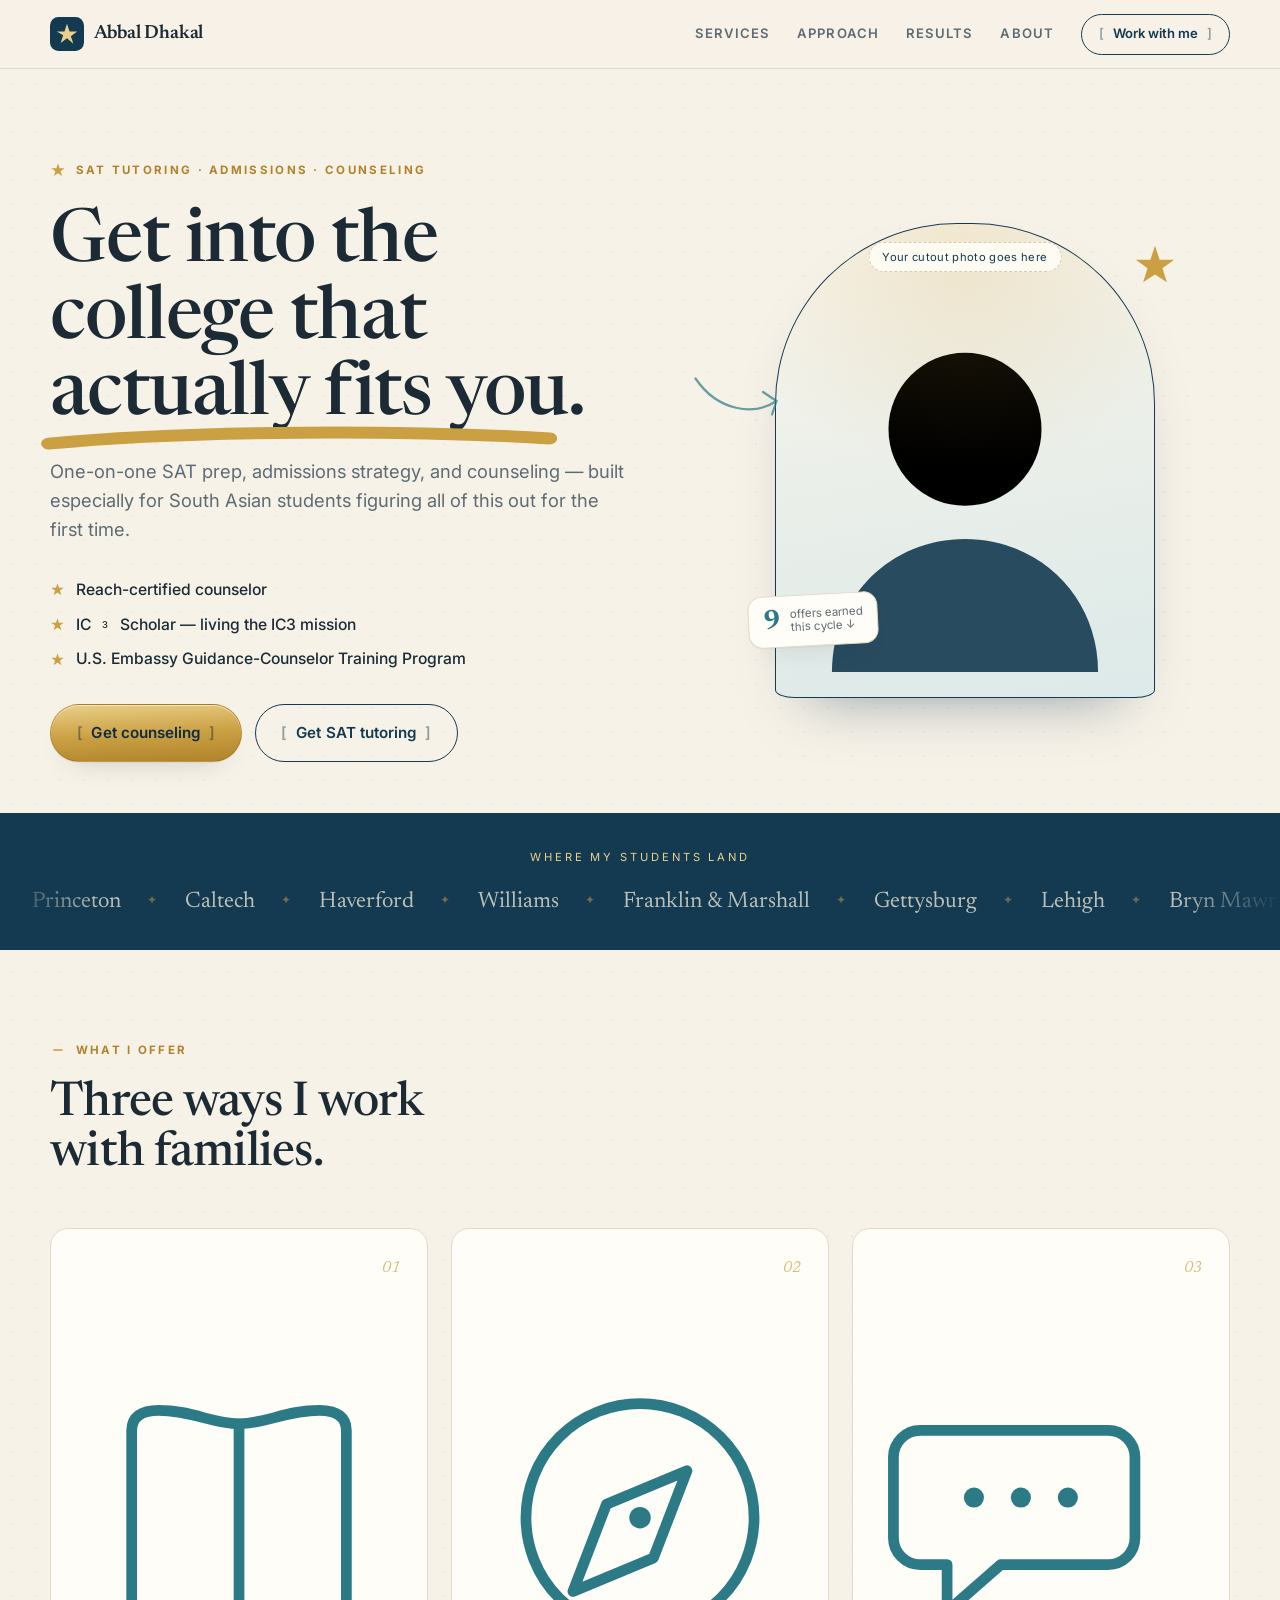
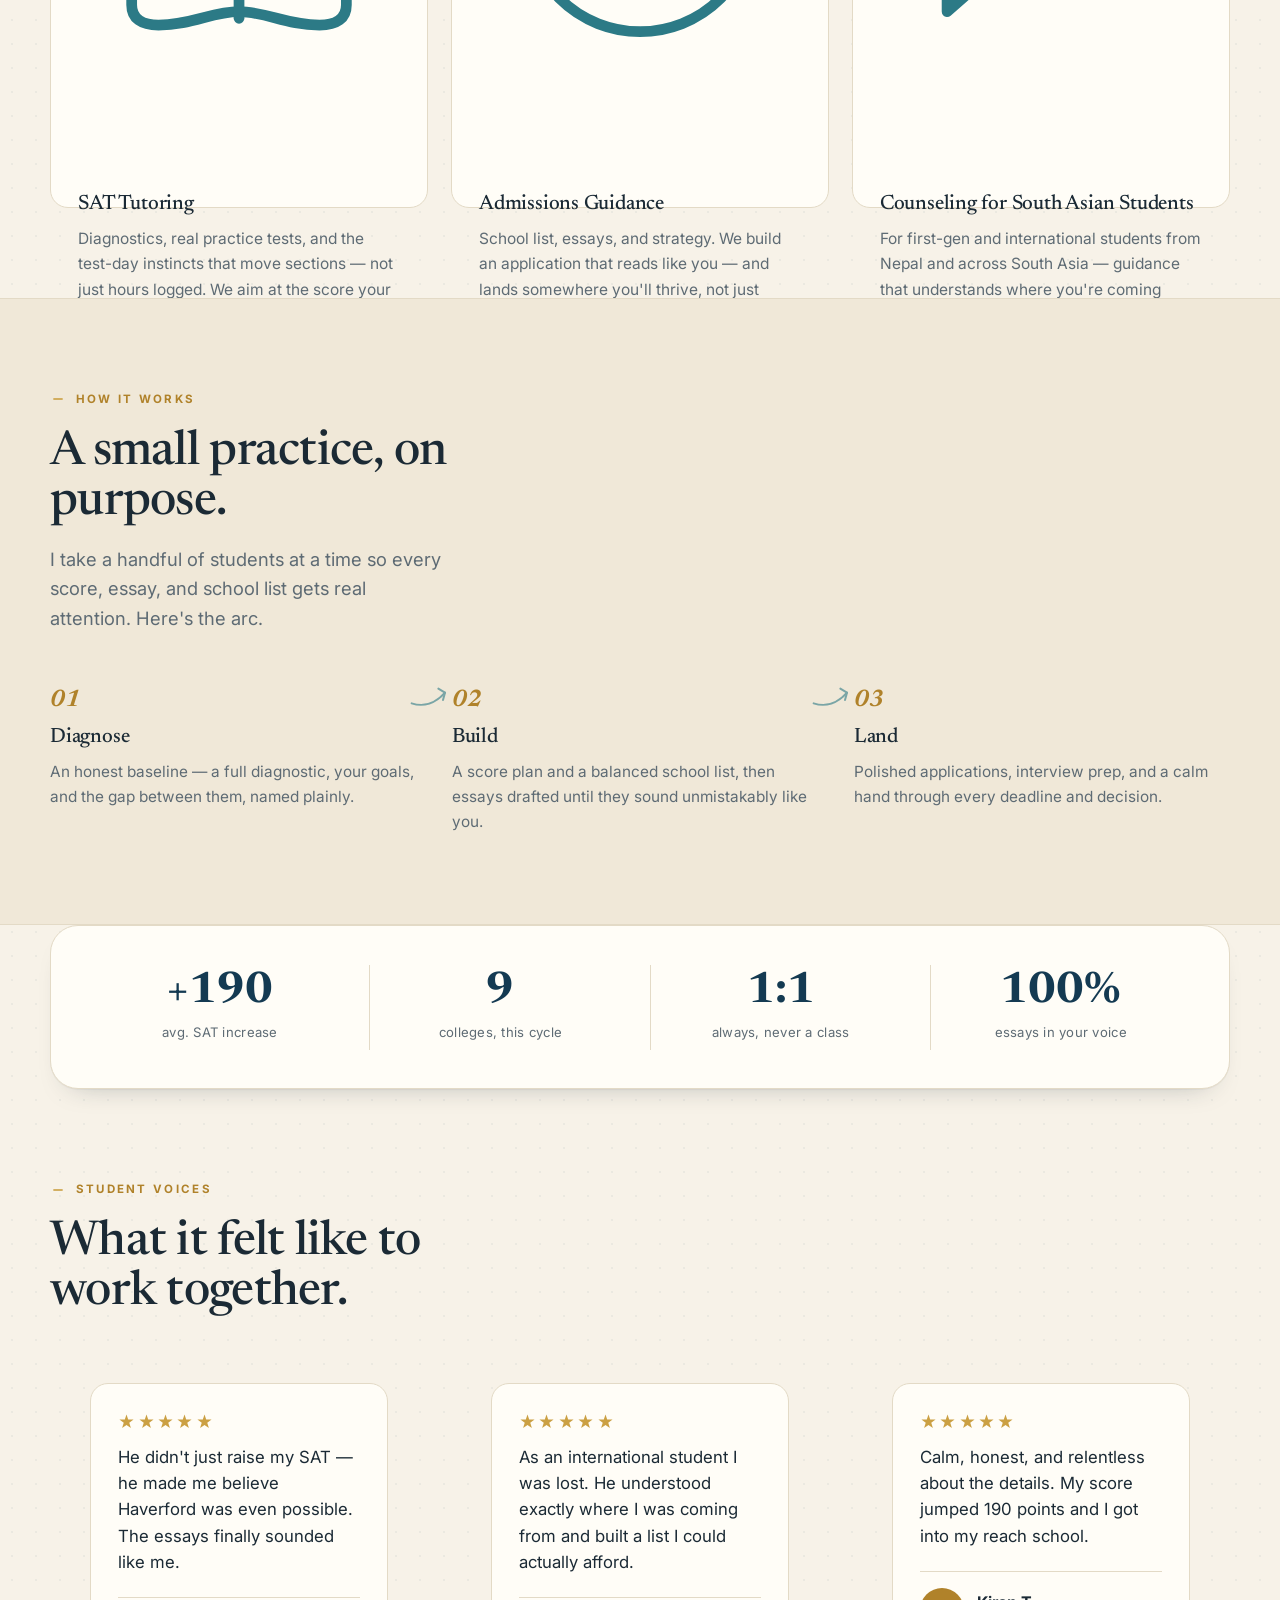
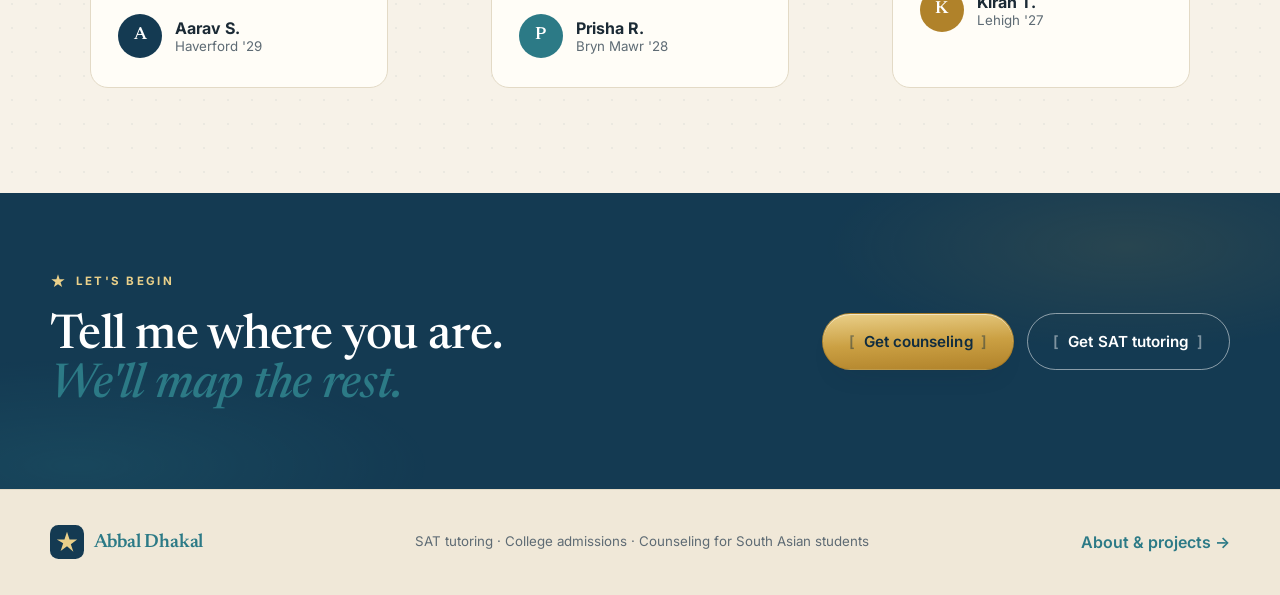
<file: index.html>
<!DOCTYPE html>
<html lang="en">
<head>
<meta charset="UTF-8" />
<meta name="viewport" content="width=device-width, initial-scale=1" />
<title>Abbal Dhakal — SAT Tutoring, Admissions & Counseling</title>
<meta name="description" content="One-on-one SAT tutoring, college admissions strategy, and counseling for South Asian students — from a Reach-certified counselor and IC3 scholar." />
<link rel="preconnect" href="https://fonts.googleapis.com" />
<link rel="preconnect" href="https://fonts.gstatic.com" crossorigin />
<link href="https://fonts.googleapis.com/css2?family=Newsreader:ital,opsz,wght@0,6..72,400;0,6..72,500;0,6..72,600;1,6..72,400;1,6..72,500&family=Inter:wght@400;500;600;700&display=swap" rel="stylesheet" />
<link rel="stylesheet" href="assets/css/style.css" />
<link rel="icon" href="data:image/svg+xml,%3Csvg xmlns='http://www.w3.org/2000/svg' viewBox='0 0 40 40'%3E%3Crect width='40' height='40' rx='10' fill='%23143A52'/%3E%3Cpath d='M20 8l3 9h9l-7.5 5.5 3 9L20 25l-7.5 5.5 3-9L8 17h9z' fill='%23EAD08A'/%3E%3C/svg%3E" />
</head>
<body>

<!-- ===== NAV ===== -->
<header class="nav">
  <div class="container nav__in">
    <a class="brand" href="index.html" aria-label="Abbal Dhakal — home">
      <svg viewBox="0 0 40 40" aria-hidden="true"><rect width="40" height="40" rx="10" fill="#143A52"/><path d="M20 8l3 9h9l-7.5 5.5 3 9L20 25l-7.5 5.5 3-9L8 17h9z" fill="#EAD08A"/></svg>
      <b>Abbal Dhakal</b>
    </a>
    <nav class="nav__links">
      <a href="index.html#services">Services</a>
      <a href="index.html#approach">Approach</a>
      <a href="index.html#voices">Results</a>
      <a href="about.html">About</a>
      <a class="btn btn--sm btn--ink" href="index.html#contact">Work with me</a>
    </nav>
  </div>
</header>

<main>
<!-- ===== HERO ===== -->
<section class="hero">
  <div class="container hero__grid">
    <div class="hero__copy">
      <span class="kicker">
        <svg viewBox="0 0 24 24" fill="currentColor" aria-hidden="true"><path d="M12 2l2.4 7.2H22l-6.1 4.5 2.3 7.3L12 16.9 5.8 21l2.3-7.3L2 9.2h7.6z"/></svg>
        SAT Tutoring · Admissions · Counseling
      </span>

      <h1>Get into the college that
        <span class="mark">actually fits you<svg viewBox="0 0 240 18" preserveAspectRatio="none"><path d="M4 12C70 4 170 4 236 9"/></svg></span>.
      </h1>

      <p class="lead">One-on-one SAT prep, admissions strategy, and counseling — built
        especially for South Asian students figuring all of this out for the first time.</p>

      <!-- CUSTOMIZE ME: credentials -->
      <ul class="creds">
        <li><svg viewBox="0 0 24 24" fill="currentColor" aria-hidden="true"><path d="M12 2l2.4 7.2H22l-6.1 4.5 2.3 7.3L12 16.9 5.8 21l2.3-7.3L2 9.2h7.6z"/></svg> Reach-certified counselor</li>
        <li><svg viewBox="0 0 24 24" fill="currentColor" aria-hidden="true"><path d="M12 2l2.4 7.2H22l-6.1 4.5 2.3 7.3L12 16.9 5.8 21l2.3-7.3L2 9.2h7.6z"/></svg> IC<sup>3</sup> Scholar — living the IC3 mission</li>
        <li><svg viewBox="0 0 24 24" fill="currentColor" aria-hidden="true"><path d="M12 2l2.4 7.2H22l-6.1 4.5 2.3 7.3L12 16.9 5.8 21l2.3-7.3L2 9.2h7.6z"/></svg> U.S. Embassy Guidance-Counselor Training Program</li>
      </ul>

      <div class="cta">
        <a class="btn btn--gold" href="index.html#contact">Get counseling</a>
        <a class="btn btn--ink" href="index.html#contact">Get SAT tutoring</a>
      </div>
    </div>

    <!-- hero figure: arch frame + silhouette placeholder (swap for a real cutout later) -->
    <div class="figure">
      <svg class="figure__arrow" viewBox="0 0 120 80" fill="none" stroke="currentColor" stroke-width="3" stroke-linecap="round" stroke-linejoin="round" aria-hidden="true"><path d="M6 18c30 44 78 50 108 30"/><path d="M96 36l18 12-6 18"/></svg>
      <svg class="figure__star" viewBox="0 0 24 24" fill="currentColor" aria-hidden="true"><path d="M12 2l2.4 7.2H22l-6.1 4.5 2.3 7.3L12 16.9 5.8 21l2.3-7.3L2 9.2h7.6z"/></svg>
      <div class="figure__arch">
        <!-- CUSTOMIZE ME: replace this whole .figure__arch with <img src="..." alt="Abbal Dhakal"> -->
        <p class="figure__cap">Your cutout photo goes here</p>
        <svg class="figure__sil" viewBox="0 0 200 220" aria-hidden="true">
          <circle cx="100" cy="74" r="46"/>
          <path d="M20 220c0-46 36-80 80-80s80 34 80 80z"/>
        </svg>
      </div>
      <div class="figure__tag"><b>9</b><span>offers earned<br>this cycle ↓</span></div>
    </div>
  </div>
</section>

<!-- ===== COLLEGE MARQUEE ===== -->
<section class="logos" aria-label="Where my students land">
  <p class="logos__label">Where my students land</p>
  <div class="marquee" data-marquee>
    <div class="marquee__row">
      <!-- CUSTOMIZE ME: college names -->
      <span>Princeton</span><span>Caltech</span><span>Haverford</span><span>Williams</span>
      <span>Franklin &amp; Marshall</span><span>Gettysburg</span><span>Lehigh</span>
      <span>Bryn Mawr</span><span>Bucknell</span>
    </div>
  </div>
</section>

<!-- ===== SERVICES ===== -->
<section id="services" class="pad">
  <div class="container">
    <div class="s-head">
      <span class="kicker"><svg viewBox="0 0 24 24" fill="none" stroke="currentColor" stroke-width="2.4"><path d="M5 12h14"/></svg> What I offer</span>
      <h2>Three ways I work with families.</h2>
    </div>
    <div class="grid-3">
      <article class="svc">
        <span class="svc__ico"><svg viewBox="0 0 48 48"><path d="M8 11c0-2 1.4-3 4-3 5 0 8 2 12 2s7-2 12-2c2.6 0 4 1 4 3v26c0 2-1.4 3-4 3-5 0-8-2-12-2s-7 2-12 2c-2.6 0-4-1-4-3z"/><path d="M24 10v29"/></svg></span>
        <span class="svc__n">01</span>
        <h3>SAT Tutoring</h3>
        <p>Diagnostics, real practice tests, and the test-day instincts that move sections —
           not just hours logged. We aim at the score your list actually needs.</p>
        <a href="index.html#contact">Start prep →</a>
      </article>
      <article class="svc">
        <span class="svc__ico"><svg viewBox="0 0 48 48"><circle cx="24" cy="24" r="17"/><path d="M31 17l-5 13-12 5 5-13z"/><circle cx="24" cy="24" r="1.6" fill="currentColor" stroke="none"/></svg></span>
        <span class="svc__n">02</span>
        <h3>Admissions Guidance</h3>
        <p>School list, essays, and strategy. We build an application that reads like you —
           and lands somewhere you'll thrive, not just somewhere you'll get in.</p>
        <a href="index.html#contact">Plan my list →</a>
      </article>
      <article class="svc">
        <span class="svc__ico"><svg viewBox="0 0 48 48"><path d="M6 11h28a4 4 0 0 1 4 4v12a4 4 0 0 1-4 4H18l-8 7v-7H6a4 4 0 0 1-4-4V15a4 4 0 0 1 4-4z"/><circle cx="14" cy="21" r="1.5" fill="currentColor" stroke="none"/><circle cx="21" cy="21" r="1.5" fill="currentColor" stroke="none"/><circle cx="28" cy="21" r="1.5" fill="currentColor" stroke="none"/></svg></span>
        <span class="svc__n">03</span>
        <h3>Counseling for South Asian Students</h3>
        <p>For first-gen and international students from Nepal and across South Asia —
           guidance that understands where you're coming from, not just where you're applying.</p>
        <a href="index.html#contact">Talk it through →</a>
      </article>
    </div>
  </div>
</section>

<!-- ===== APPROACH ===== -->
<section id="approach" class="approach pad">
  <div class="container">
    <div class="s-head">
      <span class="kicker"><svg viewBox="0 0 24 24" fill="none" stroke="currentColor" stroke-width="2.4"><path d="M5 12h14"/></svg> How it works</span>
      <h2>A small practice, on purpose.</h2>
      <p class="lead" style="margin-top:1rem">I take a handful of students at a time so every score, essay, and school list gets real attention. Here's the arc.</p>
    </div>
    <div class="steps">
      <div class="step">
        <svg class="step__arrow" viewBox="0 0 60 40" fill="none" stroke="currentColor" stroke-width="3" stroke-linecap="round" stroke-linejoin="round" aria-hidden="true"><path d="M4 26c18 6 36 0 50-16"/><path d="M44 4l10 6-3 11"/></svg>
        <b>01</b><h3>Diagnose</h3>
        <p>An honest baseline — a full diagnostic, your goals, and the gap between them, named plainly.</p>
      </div>
      <div class="step">
        <svg class="step__arrow" viewBox="0 0 60 40" fill="none" stroke="currentColor" stroke-width="3" stroke-linecap="round" stroke-linejoin="round" aria-hidden="true"><path d="M4 26c18 6 36 0 50-16"/><path d="M44 4l10 6-3 11"/></svg>
        <b>02</b><h3>Build</h3>
        <p>A score plan and a balanced school list, then essays drafted until they sound unmistakably like you.</p>
      </div>
      <div class="step">
        <b>03</b><h3>Land</h3>
        <p>Polished applications, interview prep, and a calm hand through every deadline and decision.</p>
      </div>
    </div>
  </div>
</section>

<!-- ===== STATS ===== -->
<section class="pad" style="padding-top:0">
  <div class="container">
    <!-- CUSTOMIZE ME: your real numbers -->
    <div class="stats reveal">
      <div class="stat"><b>+190</b><span>avg. SAT increase</span></div>
      <div class="stat"><b>9</b><span>colleges, this cycle</span></div>
      <div class="stat"><b>1:1</b><span>always, never a class</span></div>
      <div class="stat"><b>100%</b><span>essays in your voice</span></div>
    </div>
  </div>
</section>

<!-- ===== TESTIMONIALS ===== -->
<section id="voices" class="pad" style="padding-top:0">
  <div class="container">
    <div class="s-head">
      <span class="kicker"><svg viewBox="0 0 24 24" fill="none" stroke="currentColor" stroke-width="2.4"><path d="M5 12h14"/></svg> Student voices</span>
      <h2>What it felt like to work together.</h2>
    </div>
    <div class="grid-3">
      <!-- CUSTOMIZE ME: up to 3–4 testimonials -->
      <figure class="quote">
        <div class="quote__star" aria-hidden="true">
          <svg viewBox="0 0 24 24" fill="currentColor"><path d="M12 2l2.4 7.2H22l-6.1 4.5 2.3 7.3L12 16.9 5.8 21l2.3-7.3L2 9.2h7.6z"/></svg>
          <svg viewBox="0 0 24 24" fill="currentColor"><path d="M12 2l2.4 7.2H22l-6.1 4.5 2.3 7.3L12 16.9 5.8 21l2.3-7.3L2 9.2h7.6z"/></svg>
          <svg viewBox="0 0 24 24" fill="currentColor"><path d="M12 2l2.4 7.2H22l-6.1 4.5 2.3 7.3L12 16.9 5.8 21l2.3-7.3L2 9.2h7.6z"/></svg>
          <svg viewBox="0 0 24 24" fill="currentColor"><path d="M12 2l2.4 7.2H22l-6.1 4.5 2.3 7.3L12 16.9 5.8 21l2.3-7.3L2 9.2h7.6z"/></svg>
          <svg viewBox="0 0 24 24" fill="currentColor"><path d="M12 2l2.4 7.2H22l-6.1 4.5 2.3 7.3L12 16.9 5.8 21l2.3-7.3L2 9.2h7.6z"/></svg>
        </div>
        <blockquote>He didn't just raise my SAT — he made me believe Haverford was even possible. The essays finally sounded like me.</blockquote>
        <figcaption><span class="avatar avatar--1">A</span><div><strong>Aarav S.</strong><small>Haverford '29</small></div></figcaption>
      </figure>
      <figure class="quote">
        <div class="quote__star" aria-hidden="true">
          <svg viewBox="0 0 24 24" fill="currentColor"><path d="M12 2l2.4 7.2H22l-6.1 4.5 2.3 7.3L12 16.9 5.8 21l2.3-7.3L2 9.2h7.6z"/></svg>
          <svg viewBox="0 0 24 24" fill="currentColor"><path d="M12 2l2.4 7.2H22l-6.1 4.5 2.3 7.3L12 16.9 5.8 21l2.3-7.3L2 9.2h7.6z"/></svg>
          <svg viewBox="0 0 24 24" fill="currentColor"><path d="M12 2l2.4 7.2H22l-6.1 4.5 2.3 7.3L12 16.9 5.8 21l2.3-7.3L2 9.2h7.6z"/></svg>
          <svg viewBox="0 0 24 24" fill="currentColor"><path d="M12 2l2.4 7.2H22l-6.1 4.5 2.3 7.3L12 16.9 5.8 21l2.3-7.3L2 9.2h7.6z"/></svg>
          <svg viewBox="0 0 24 24" fill="currentColor"><path d="M12 2l2.4 7.2H22l-6.1 4.5 2.3 7.3L12 16.9 5.8 21l2.3-7.3L2 9.2h7.6z"/></svg>
        </div>
        <blockquote>As an international student I was lost. He understood exactly where I was coming from and built a list I could actually afford.</blockquote>
        <figcaption><span class="avatar avatar--2">P</span><div><strong>Prisha R.</strong><small>Bryn Mawr '28</small></div></figcaption>
      </figure>
      <figure class="quote">
        <div class="quote__star" aria-hidden="true">
          <svg viewBox="0 0 24 24" fill="currentColor"><path d="M12 2l2.4 7.2H22l-6.1 4.5 2.3 7.3L12 16.9 5.8 21l2.3-7.3L2 9.2h7.6z"/></svg>
          <svg viewBox="0 0 24 24" fill="currentColor"><path d="M12 2l2.4 7.2H22l-6.1 4.5 2.3 7.3L12 16.9 5.8 21l2.3-7.3L2 9.2h7.6z"/></svg>
          <svg viewBox="0 0 24 24" fill="currentColor"><path d="M12 2l2.4 7.2H22l-6.1 4.5 2.3 7.3L12 16.9 5.8 21l2.3-7.3L2 9.2h7.6z"/></svg>
          <svg viewBox="0 0 24 24" fill="currentColor"><path d="M12 2l2.4 7.2H22l-6.1 4.5 2.3 7.3L12 16.9 5.8 21l2.3-7.3L2 9.2h7.6z"/></svg>
          <svg viewBox="0 0 24 24" fill="currentColor"><path d="M12 2l2.4 7.2H22l-6.1 4.5 2.3 7.3L12 16.9 5.8 21l2.3-7.3L2 9.2h7.6z"/></svg>
        </div>
        <blockquote>Calm, honest, and relentless about the details. My score jumped 190 points and I got into my reach school.</blockquote>
        <figcaption><span class="avatar avatar--3">K</span><div><strong>Kiran T.</strong><small>Lehigh '27</small></div></figcaption>
      </figure>
    </div>
  </div>
</section>

<!-- ===== CONTACT ===== -->
<section id="contact" class="contact">
  <div class="container contact__in">
    <div>
      <span class="kicker kicker--light"><svg viewBox="0 0 24 24" fill="currentColor"><path d="M12 2l2.4 7.2H22l-6.1 4.5 2.3 7.3L12 16.9 5.8 21l2.3-7.3L2 9.2h7.6z"/></svg> Let's begin</span>
      <h2 style="margin-top:1rem">Tell me where you are. <span class="em">We'll map the rest.</span></h2>
    </div>
    <div class="contact__cta">
      <a class="btn btn--gold" href="mailto:abbal@superscholar.io?subject=Counseling%20inquiry">Get counseling</a>
      <a class="btn btn--light" href="mailto:abbal@superscholar.io?subject=SAT%20tutoring%20inquiry">Get SAT tutoring</a>
    </div>
  </div>
</section>
</main>

<!-- ===== FOOTER ===== -->
<footer class="foot">
  <div class="container foot__in">
    <a class="brand" href="index.html">
      <svg viewBox="0 0 40 40" aria-hidden="true"><rect width="40" height="40" rx="10" fill="#143A52"/><path d="M20 8l3 9h9l-7.5 5.5 3 9L20 25l-7.5 5.5 3-9L8 17h9z" fill="#EAD08A"/></svg>
      <b>Abbal Dhakal</b>
    </a>
    <small>SAT tutoring · College admissions · Counseling for South Asian students</small>
    <a href="about.html">About &amp; projects →</a>
  </div>
</footer>

<script src="assets/js/app.js"></script>
</body>
</html>
</file>
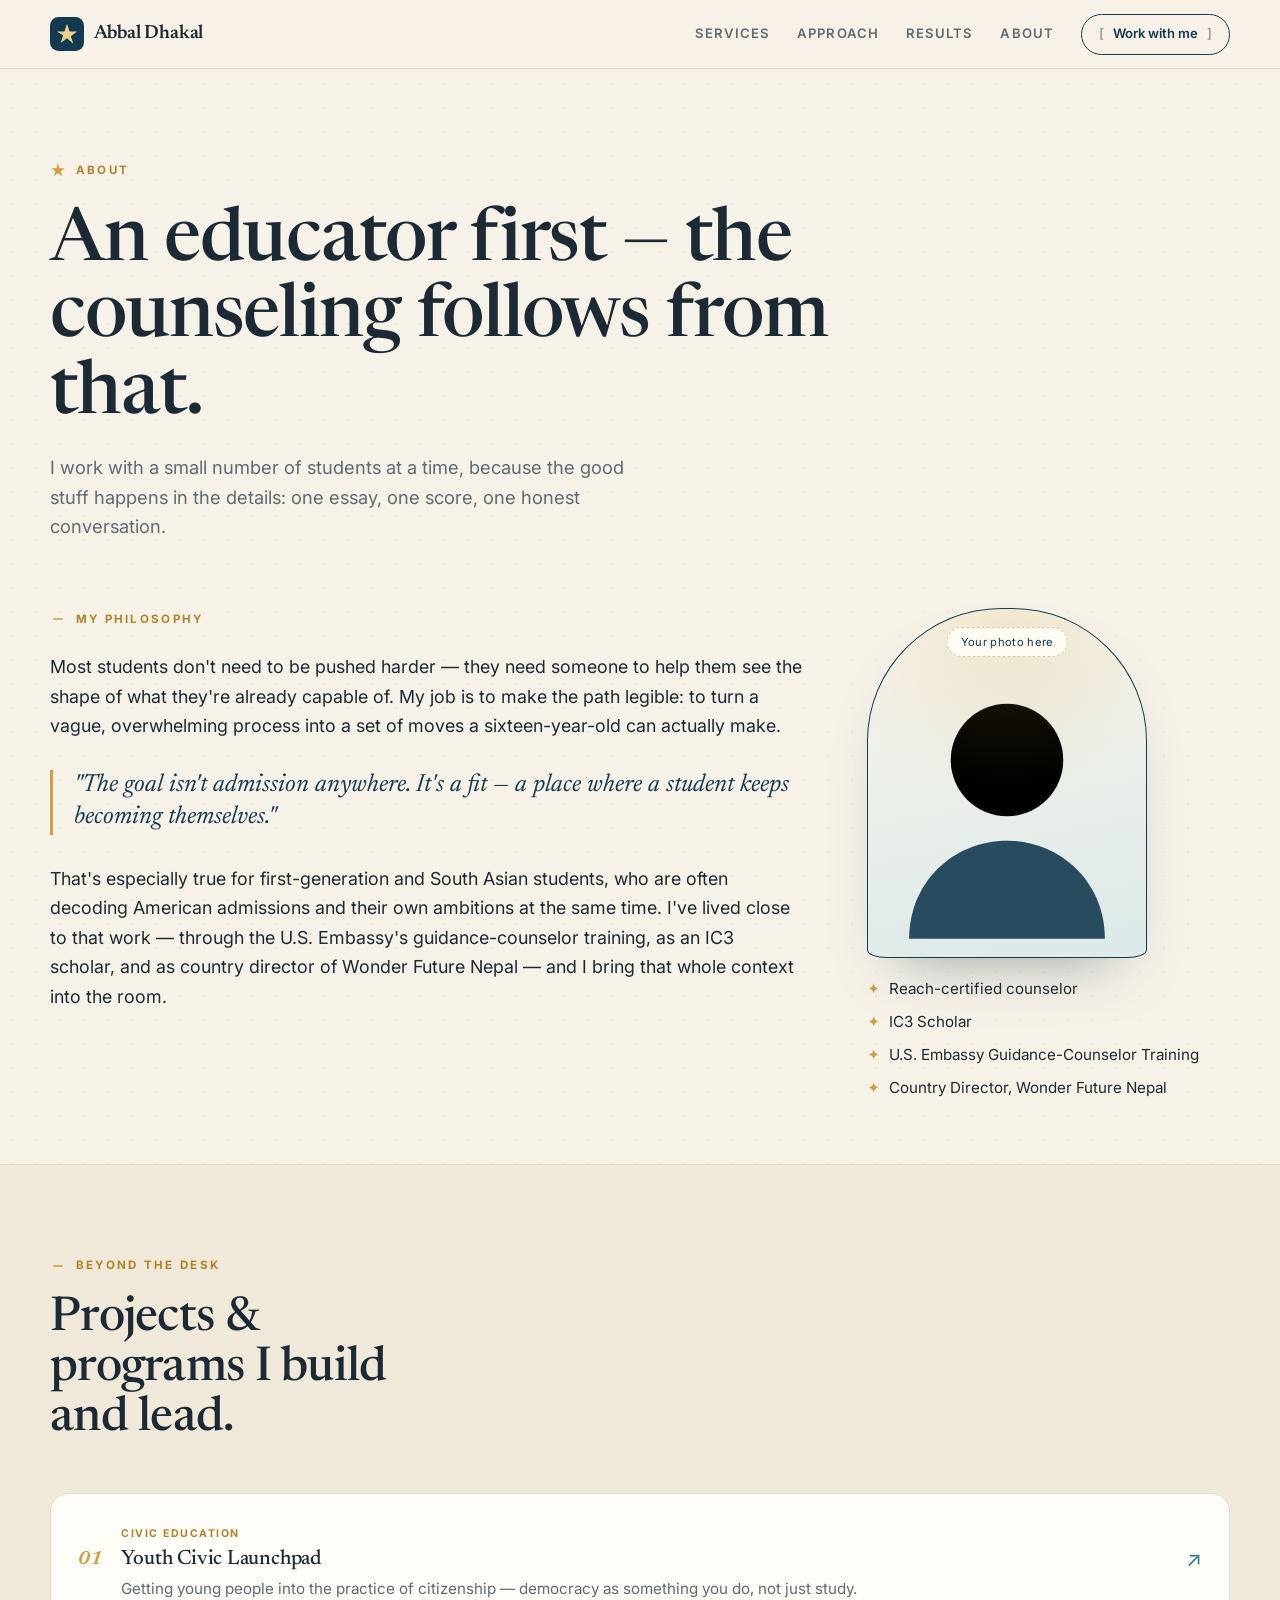
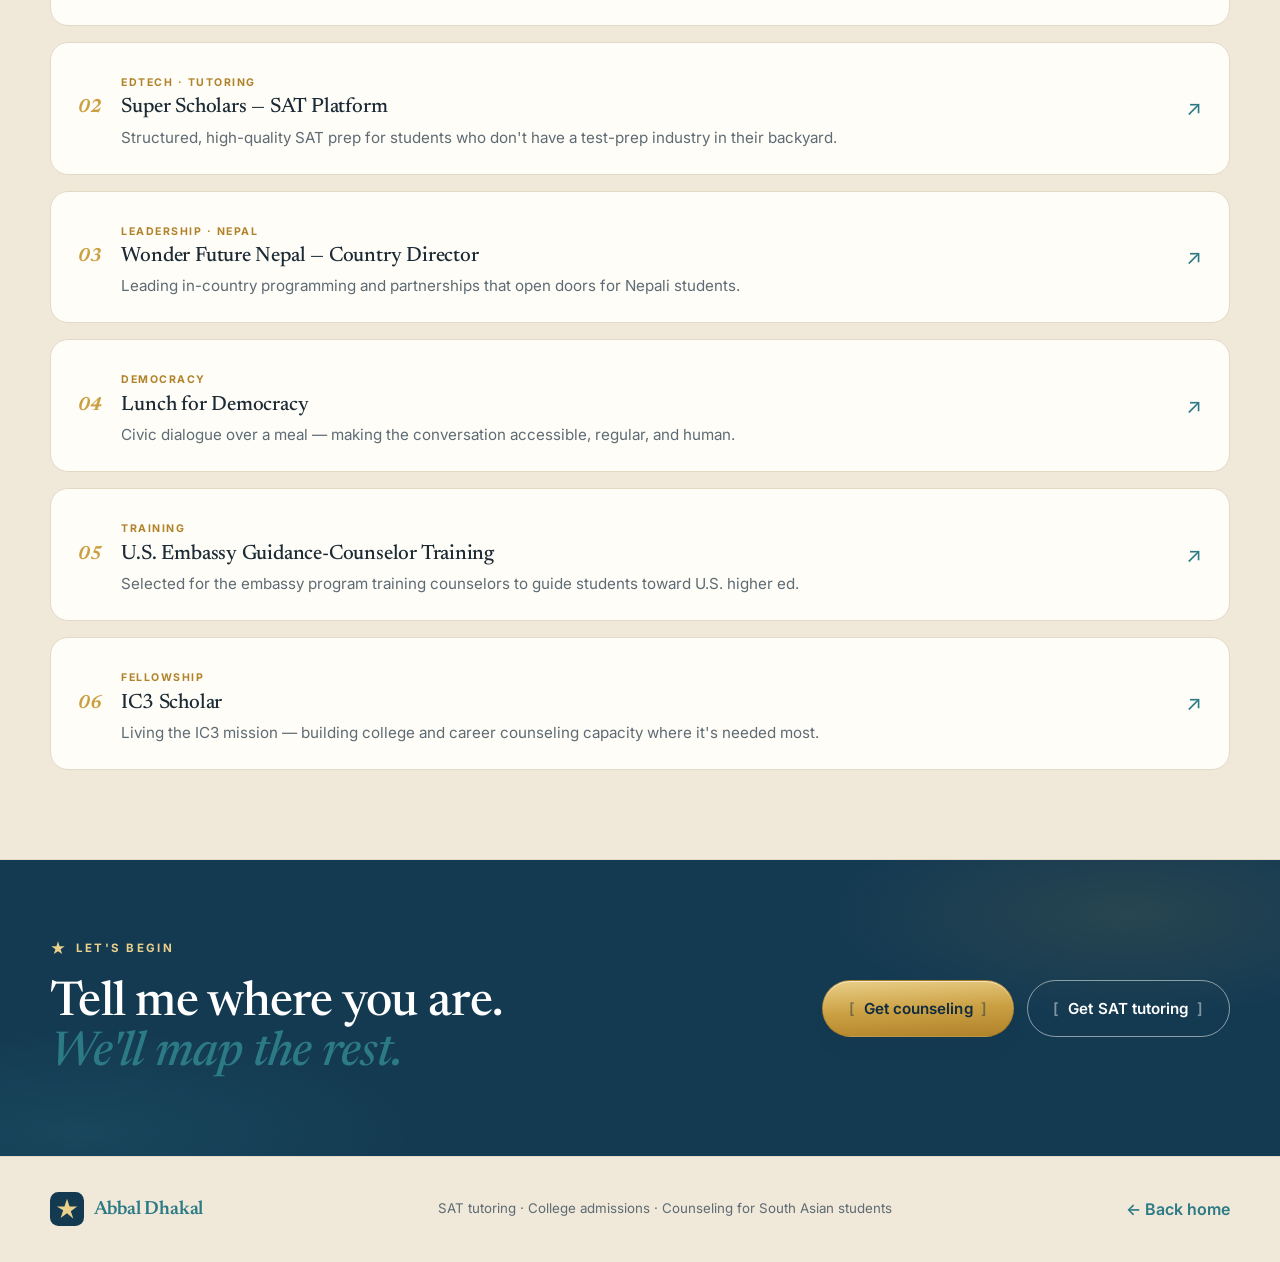
<file: about.html>
<!DOCTYPE html>
<html lang="en">
<head>
<meta charset="UTF-8" />
<meta name="viewport" content="width=device-width, initial-scale=1" />
<title>About — Abbal Dhakal</title>
<meta name="description" content="The philosophy and projects behind Abbal Dhakal's tutoring and college counseling practice." />
<link rel="preconnect" href="https://fonts.googleapis.com" />
<link rel="preconnect" href="https://fonts.gstatic.com" crossorigin />
<link href="https://fonts.googleapis.com/css2?family=Newsreader:ital,opsz,wght@0,6..72,400;0,6..72,500;0,6..72,600;1,6..72,400;1,6..72,500&family=Inter:wght@400;500;600;700&display=swap" rel="stylesheet" />
<link rel="stylesheet" href="assets/css/style.css" />
<link rel="icon" href="data:image/svg+xml,%3Csvg xmlns='http://www.w3.org/2000/svg' viewBox='0 0 40 40'%3E%3Crect width='40' height='40' rx='10' fill='%23143A52'/%3E%3Cpath d='M20 8l3 9h9l-7.5 5.5 3 9L20 25l-7.5 5.5 3-9L8 17h9z' fill='%23EAD08A'/%3E%3C/svg%3E" />
</head>
<body>

<header class="nav">
  <div class="container nav__in">
    <a class="brand" href="index.html" aria-label="Abbal Dhakal — home">
      <svg viewBox="0 0 40 40" aria-hidden="true"><rect width="40" height="40" rx="10" fill="#143A52"/><path d="M20 8l3 9h9l-7.5 5.5 3 9L20 25l-7.5 5.5 3-9L8 17h9z" fill="#EAD08A"/></svg>
      <b>Abbal Dhakal</b>
    </a>
    <nav class="nav__links">
      <a href="index.html#services">Services</a>
      <a href="index.html#approach">Approach</a>
      <a href="index.html#voices">Results</a>
      <a href="about.html">About</a>
      <a class="btn btn--sm btn--ink" href="index.html#contact">Work with me</a>
    </nav>
  </div>
</header>

<main>
<section class="pad" style="padding-bottom:clamp(2rem,4vw,3rem)">
  <div class="container">
    <span class="kicker"><svg viewBox="0 0 24 24" fill="currentColor"><path d="M12 2l2.4 7.2H22l-6.1 4.5 2.3 7.3L12 16.9 5.8 21l2.3-7.3L2 9.2h7.6z"/></svg> About</span>
    <h1 style="margin:1.2rem 0; max-width:18ch">An educator first — the counseling follows from that.</h1>
    <p class="lead">I work with a small number of students at a time, because the good stuff
       happens in the details: one essay, one score, one honest conversation.</p>
  </div>
</section>

<section class="container about-grid" style="padding-bottom:clamp(2.5rem,5vw,4.5rem)">
  <div class="prose">
    <span class="kicker"><svg viewBox="0 0 24 24" fill="none" stroke="currentColor" stroke-width="2.4"><path d="M5 12h14"/></svg> My philosophy</span>
    <!-- CUSTOMIZE ME: paste your real philosophy here -->
    <p style="margin-top:1.1rem">Most students don't need to be pushed harder — they need someone
      to help them see the shape of what they're already capable of. My job is to make the path
      legible: to turn a vague, overwhelming process into a set of moves a sixteen-year-old can
      actually make.</p>
    <p class="pull">"The goal isn't admission anywhere. It's a fit — a place where a student keeps becoming themselves."</p>
    <p>That's especially true for first-generation and South Asian students, who are often decoding
      American admissions and their own ambitions at the same time. I've lived close to that work —
      through the U.S. Embassy's guidance-counselor training, as an IC3 scholar, and as country
      director of Wonder Future Nepal — and I bring that whole context into the room.</p>
  </div>

  <aside class="aside">
    <div class="figure">
      <div class="figure__arch">
        <!-- CUSTOMIZE ME: replace with <img src="..." alt="Abbal Dhakal"> -->
        <p class="figure__cap">Your photo here</p>
        <svg class="figure__sil" viewBox="0 0 200 220" aria-hidden="true">
          <circle cx="100" cy="74" r="46"/>
          <path d="M20 220c0-46 36-80 80-80s80 34 80 80z"/>
        </svg>
      </div>
    </div>
    <ul>
      <li>Reach-certified counselor</li>
      <li>IC3 Scholar</li>
      <li>U.S. Embassy Guidance-Counselor Training</li>
      <li>Country Director, Wonder Future Nepal</li>
    </ul>
  </aside>
</section>

<section class="approach pad">
  <div class="container">
    <div class="s-head">
      <span class="kicker"><svg viewBox="0 0 24 24" fill="none" stroke="currentColor" stroke-width="2.4"><path d="M5 12h14"/></svg> Beyond the desk</span>
      <h2>Projects &amp; programs I build and lead.</h2>
    </div>
    <div class="projects">
      <!-- CUSTOMIZE ME: set real hrefs -->
      <a class="proj" href="#"><b class="ix">01</b><div><span class="tag">Civic education</span><h3>Youth Civic Launchpad</h3><p>Getting young people into the practice of citizenship — democracy as something you do, not just study.</p></div><span class="go">↗</span></a>
      <a class="proj" href="#"><b class="ix">02</b><div><span class="tag">EdTech · Tutoring</span><h3>Super Scholars — SAT Platform</h3><p>Structured, high-quality SAT prep for students who don't have a test-prep industry in their backyard.</p></div><span class="go">↗</span></a>
      <a class="proj" href="#"><b class="ix">03</b><div><span class="tag">Leadership · Nepal</span><h3>Wonder Future Nepal — Country Director</h3><p>Leading in-country programming and partnerships that open doors for Nepali students.</p></div><span class="go">↗</span></a>
      <a class="proj" href="#"><b class="ix">04</b><div><span class="tag">Democracy</span><h3>Lunch for Democracy</h3><p>Civic dialogue over a meal — making the conversation accessible, regular, and human.</p></div><span class="go">↗</span></a>
      <a class="proj" href="#"><b class="ix">05</b><div><span class="tag">Training</span><h3>U.S. Embassy Guidance-Counselor Training</h3><p>Selected for the embassy program training counselors to guide students toward U.S. higher ed.</p></div><span class="go">↗</span></a>
      <a class="proj" href="#"><b class="ix">06</b><div><span class="tag">Fellowship</span><h3>IC3 Scholar</h3><p>Living the IC3 mission — building college and career counseling capacity where it's needed most.</p></div><span class="go">↗</span></a>
    </div>
  </div>
</section>

<section id="contact" class="contact">
  <div class="container contact__in">
    <div>
      <span class="kicker kicker--light"><svg viewBox="0 0 24 24" fill="currentColor"><path d="M12 2l2.4 7.2H22l-6.1 4.5 2.3 7.3L12 16.9 5.8 21l2.3-7.3L2 9.2h7.6z"/></svg> Let's begin</span>
      <h2 style="margin-top:1rem">Tell me where you are. <span class="em">We'll map the rest.</span></h2>
    </div>
    <div class="contact__cta">
      <a class="btn btn--gold" href="mailto:abbal@superscholar.io?subject=Counseling%20inquiry">Get counseling</a>
      <a class="btn btn--light" href="mailto:abbal@superscholar.io?subject=SAT%20tutoring%20inquiry">Get SAT tutoring</a>
    </div>
  </div>
</section>
</main>

<footer class="foot">
  <div class="container foot__in">
    <a class="brand" href="index.html">
      <svg viewBox="0 0 40 40" aria-hidden="true"><rect width="40" height="40" rx="10" fill="#143A52"/><path d="M20 8l3 9h9l-7.5 5.5 3 9L20 25l-7.5 5.5 3-9L8 17h9z" fill="#EAD08A"/></svg>
      <b>Abbal Dhakal</b>
    </a>
    <small>SAT tutoring · College admissions · Counseling for South Asian students</small>
    <a href="index.html">← Back home</a>
  </div>
</footer>

<script src="assets/js/app.js"></script>
</body>
</html>
</file>
<file: assets/css/style.css>
/* ============================================================
   Abbal Dhakal — SAT tutoring · admissions · counseling
   Built from scratch. Warm "educator's notebook" editorial style.
   No image files — illustrations, icons, doodles are inline SVG/CSS.
   ============================================================ */

/* ---------- design tokens ---------- */
:root{
  --paper:    #F7F2E8;
  --paper-2:  #F0E8D8;
  --ink:      #1B2A35;
  --navy:     #143A52;
  --navy-2:   #0F2C40;
  --teal:     #2C7A86;
  --teal-2:   #235F69;
  --gold:     #CBA043;
  --gold-2:   #B0822A;
  --gold-soft:#EAD08A;
  --muted:    #5E6B74;
  --line:     #E3DAC6;
  --line-2:   #D6CBB0;
  --card:     #FFFDF7;

  --serif: "anthropic-serif","Newsreader",Georgia,"Times New Roman",serif;
  --sans:  "Inter",system-ui,-apple-system,"Segoe UI",Roboto,sans-serif;

  --container: 1180px;
  --radius: 18px;
  --radius-lg: 28px;

  --shadow-1: 0 1px 0 rgba(27,42,53,.04), 0 14px 30px -22px rgba(27,42,53,.4);
  --shadow-2: 0 30px 60px -34px rgba(20,58,82,.5);
  --ring: 0 0 0 4px rgba(203,160,67,.22);
}

/* ---------- reset ---------- */
*,*::before,*::after{ box-sizing:border-box; }
html{ scroll-behavior:smooth; -webkit-text-size-adjust:100%; }
body{
  margin:0;
  font-family:var(--sans);
  font-size:clamp(16px,1.05vw,17.5px);
  line-height:1.65;
  color:var(--ink);
  background-color:var(--paper);
  /* faint notebook dot-grid — texture without clutter */
  background-image:radial-gradient(rgba(20,58,82,.05) 1px, transparent 1.4px);
  background-size:24px 24px;
  -webkit-font-smoothing:antialiased;
  text-rendering:optimizeLegibility;
  overflow-x:hidden;
}
img,svg{ display:block; max-width:100%; }
a{ color:inherit; text-decoration:none; }
button{ font:inherit; }
::selection{ background:var(--gold-soft); color:var(--navy-2); }

/* ---------- layout ---------- */
.container{ width:min(var(--container),100% - 2.4rem); margin-inline:auto; }
section{ position:relative; }

/* ---------- type ---------- */
.serif{ font-family:var(--serif); }
h1,h2,h3{ font-family:var(--serif); font-weight:500; letter-spacing:-.015em; line-height:1.04; margin:0; color:var(--ink); }
h1{ font-size:clamp(2.7rem,6vw,4.6rem); }
h2{ font-size:clamp(2rem,4vw,3rem); }
h3{ font-size:1.3rem; letter-spacing:-.01em; line-height:1.2; }
.em{ font-style:italic; color:var(--teal); font-weight:500; }

.kicker{
  display:inline-flex; align-items:center; gap:.6rem;
  font-size:.72rem; font-weight:700; letter-spacing:.2em; text-transform:uppercase;
  color:var(--gold-2);
}
.kicker svg{ width:16px; height:16px; color:var(--gold); }
.kicker--light{ color:var(--gold-soft); }
.kicker--light svg{ color:var(--gold-soft); }

.lead{ font-size:1.15rem; color:var(--muted); line-height:1.6; max-width:48ch; }

/* hand-drawn underline under a headline word */
.mark{ position:relative; white-space:nowrap; }
.mark > svg{ position:absolute; left:-2%; bottom:-.26em; width:104%; height:.42em;
  fill:none; stroke:var(--gold); stroke-width:7; stroke-linecap:round; overflow:visible;
  stroke-dasharray:240; stroke-dashoffset:240; animation:draw 1s .35s ease forwards; }
@keyframes draw{ to{ stroke-dashoffset:0; } }

/* ---------- buttons ---------- */
.btn{
  --pad:.95rem 1.6rem;
  position:relative; display:inline-flex; align-items:center; gap:.45rem;
  padding:var(--pad); border-radius:999px; border:1.6px solid transparent;
  font-size:.95rem; font-weight:600; letter-spacing:.005em; cursor:pointer;
  transition:transform .16s ease, box-shadow .18s ease, background .18s, color .18s, border-color .18s;
  white-space:nowrap;
}
.btn::before{ content:"["; opacity:.45; margin-right:.1rem; }
.btn::after{ content:"]"; opacity:.45; margin-left:.1rem; }
.btn--sm{ --pad:.55rem 1.05rem; font-size:.82rem; }

.btn--gold{
  background:linear-gradient(177deg,var(--gold-soft),var(--gold) 52%,var(--gold-2));
  color:var(--navy-2); border-color:rgba(155,114,30,.55);
  box-shadow:inset 0 1px 0 rgba(255,255,255,.55), var(--shadow-1);
}
.btn--gold:hover{ transform:translateY(-2px); box-shadow:inset 0 1px 0 rgba(255,255,255,.65), 0 18px 30px -14px rgba(176,130,42,.8); }
.btn--gold:active{ transform:translateY(0) scale(.99); filter:brightness(.97); }

.btn--ink{ background:transparent; color:var(--navy); border-color:var(--navy); }
.btn--ink:hover{ transform:translateY(-2px); background:var(--navy); color:var(--paper); }
.btn--ink:active{ transform:translateY(0) scale(.99); background:var(--navy-2); }

.btn--light{ background:transparent; color:#fff; border-color:rgba(255,255,255,.5); }
.btn--light:hover{ background:#fff; color:var(--navy-2); }

/* ---------- nav ---------- */
.nav{ position:sticky; top:0; z-index:50;
  background:color-mix(in srgb,var(--paper) 86%, transparent);
  backdrop-filter:blur(10px); border-bottom:1px solid var(--line); }
.nav__in{ display:flex; align-items:center; justify-content:space-between; padding:.85rem 0; }
.brand{ display:inline-flex; align-items:center; gap:.6rem; }
.brand svg{ width:34px; height:34px; }
.brand b{ font-family:var(--serif); font-weight:600; font-size:1.2rem; letter-spacing:-.01em; }
.nav__links{ display:flex; align-items:center; gap:1.7rem; }
.nav__links a:not(.btn){ font-size:.82rem; font-weight:600; letter-spacing:.08em; text-transform:uppercase; color:var(--muted); }
.nav__links a:not(.btn):hover{ color:var(--navy); }

/* ---------- hero ---------- */
.hero{ padding:clamp(3rem,7vw,6.5rem) 0 clamp(2.5rem,4vw,4rem); }
.hero__grid{ display:grid; grid-template-columns:1.05fr .95fr; gap:clamp(2rem,5vw,4.5rem); align-items:center; }
.hero h1{ margin:1.3rem 0; max-width:13ch; }
.hero .lead{ margin-bottom:2rem; }

.creds{ list-style:none; margin:0 0 2rem; padding:0; display:grid; gap:.55rem; }
.creds li{ display:flex; align-items:center; gap:.7rem; font-weight:500; font-size:.98rem; }
.creds li sup{ font-size:.6em; }
.creds svg{ width:15px; height:15px; flex:none; color:var(--gold); }
.cta{ display:flex; flex-wrap:wrap; gap:.8rem; }

/* hero figure — arch frame + silhouette placeholder */
.figure{ position:relative; justify-self:center; width:min(380px,84vw); }
.figure__arch{
  position:relative; aspect-ratio:4/5; overflow:hidden;
  border-radius:48% 48% 20px 20px / 38% 38% 8px 8px;
  background:linear-gradient(170deg,#FBF6EC 0%, #E9EEE9 55%, #DCEAE9 100%);
  border:1.6px solid var(--navy); box-shadow:var(--shadow-2);
}
.figure__arch::after{ content:""; position:absolute; inset:0;
  background:radial-gradient(120% 80% at 50% 8%, rgba(203,160,67,.18), transparent 55%); }
.figure__sil{ position:absolute; left:50%; bottom:0; transform:translateX(-50%); width:88%; height:88%; }
.figure__sil path{ fill:var(--navy); opacity:.9; }
.figure__cap{ position:absolute; left:50%; top:18px; transform:translateX(-50%); z-index:3;
  margin:0; font-size:.7rem; letter-spacing:.03em; color:var(--navy);
  background:rgba(255,253,247,.9); border:1px dashed var(--line-2); border-radius:999px;
  padding:.3rem .8rem; white-space:nowrap; }
.figure__tag{ position:absolute; left:-7%; bottom:11%; z-index:4;
  background:var(--card); border:1px solid var(--line); border-radius:14px;
  padding:.7rem .9rem; box-shadow:var(--shadow-1); display:flex; align-items:center; gap:.6rem;
  transform:rotate(-3deg); }
.figure__tag b{ font-family:var(--serif); font-size:1.7rem; color:var(--teal); line-height:1; }
.figure__tag span{ font-size:.72rem; color:var(--muted); line-height:1.15; }
.figure__star{ position:absolute; right:-6%; top:4%; width:46px; color:var(--gold); z-index:4; }
.figure__arrow{ position:absolute; left:-22%; top:30%; width:90px; color:var(--teal); z-index:1; opacity:.7; }

/* ---------- logos marquee ---------- */
.logos{ background:var(--navy); color:#EDE7D6; padding:1.5rem 0 1.8rem; overflow:hidden; }
.logos__label{ text-align:center; font-size:.7rem; letter-spacing:.26em; text-transform:uppercase; color:var(--gold-soft); margin-bottom:1.1rem; }
.marquee{ overflow:hidden; -webkit-mask-image:linear-gradient(90deg,transparent,#000 8%,#000 92%,transparent); mask-image:linear-gradient(90deg,transparent,#000 8%,#000 92%,transparent); }
.marquee__row{ display:flex; align-items:center; width:max-content; animation:scroll 46s linear infinite; }
.marquee:hover .marquee__row{ animation-play-state:paused; }
.marquee__row span{ font-family:var(--serif); font-size:1.4rem; padding:0 2rem; opacity:.78; position:relative; transition:opacity .2s,color .2s; }
.marquee__row span::after{ content:"✦"; position:absolute; right:-.3em; top:46%; transform:translateY(-50%); font-size:.55em; color:var(--gold); opacity:.65; }
.marquee__row span:hover{ opacity:1; color:#fff; }
@keyframes scroll{ to{ transform:translateX(-50%); } }

/* ---------- section heading ---------- */
.s-head{ max-width:40ch; margin-bottom:clamp(2rem,4vw,3rem); }
.s-head h2{ margin:.9rem 0 0; }
.pad{ padding:clamp(3.5rem,7vw,6.5rem) 0; }

/* ---------- services ---------- */
.grid-3{ display:grid; grid-template-columns:repeat(3,1fr); gap:1.4rem; }
.svc{ background:var(--card); border:1px solid var(--line); border-radius:var(--radius);
  padding:1.9rem 1.7rem; position:relative; transition:transform .2s ease, box-shadow .2s ease, border-color .2s; }
.svc:hover{ transform:translateY(-6px); box-shadow:var(--shadow-2); border-color:var(--gold-soft); }
.svc__ico{ width:46px; height:46px; color:var(--teal); }
.svc__ico svg{ width:100%; height:100%; fill:none; stroke:currentColor; stroke-width:1.6; stroke-linecap:round; stroke-linejoin:round; }
.svc:hover .svc__ico{ color:var(--gold-2); }
.svc__n{ position:absolute; top:1.6rem; right:1.7rem; font-family:var(--serif); font-style:italic; color:var(--gold); opacity:.7; }
.svc h3{ margin:1rem 0 .5rem; }
.svc p{ margin:0 0 1.1rem; color:var(--muted); font-size:.97rem; }
.svc a{ font-weight:600; color:var(--teal); border-bottom:2px solid transparent; padding-bottom:1px; transition:.2s; }
.svc a:hover{ color:var(--gold-2); border-color:var(--gold); }

/* ---------- approach ---------- */
.approach{ background:var(--paper-2); border-block:1px solid var(--line); }
.steps{ display:grid; grid-template-columns:repeat(3,1fr); gap:1.6rem; margin-top:1rem; }
.step{ position:relative; }
.step b{ font-family:var(--serif); font-style:italic; font-size:1.5rem; color:var(--gold-2); }
.step h3{ margin:.35rem 0 .45rem; }
.step p{ margin:0; color:var(--muted); font-size:.96rem; }
.step__arrow{ position:absolute; right:-1.4rem; top:.3rem; width:40px; color:var(--teal); opacity:.6; }
.step:last-child .step__arrow{ display:none; }

/* ---------- stats ---------- */
.stats{ display:grid; grid-template-columns:repeat(4,1fr); gap:1.2rem;
  background:var(--card); border:1px solid var(--line); border-radius:var(--radius-lg);
  padding:clamp(1.6rem,3vw,2.4rem); box-shadow:var(--shadow-1); }
.stat{ text-align:center; padding:.4rem; }
.stat b{ display:block; font-family:var(--serif); font-size:clamp(2rem,3.4vw,2.8rem); color:var(--navy); line-height:1; }
.stat span{ display:block; margin-top:.45rem; font-size:.82rem; color:var(--muted); letter-spacing:.02em; }
.stat + .stat{ border-left:1px solid var(--line); }

/* ---------- testimonials ---------- */
.quote{ background:var(--card); border:1px solid var(--line); border-radius:var(--radius);
  padding:1.8rem 1.7rem; transition:transform .2s ease, box-shadow .2s ease; }
.quote:hover{ transform:translateY(-4px); box-shadow:var(--shadow-1); }
.quote__star{ color:var(--gold); display:flex; gap:.15rem; margin-bottom:.9rem; }
.quote__star svg{ width:17px; height:17px; }
.quote blockquote{ margin:0 0 1.4rem; font-size:1.05rem; line-height:1.55; }
.quote figcaption{ display:flex; align-items:center; gap:.8rem; border-top:1px solid var(--line); padding-top:1rem; }
.avatar{ width:44px; height:44px; flex:none; border-radius:50%; display:grid; place-items:center;
  font-family:var(--serif); font-weight:600; font-size:1.1rem; color:#fff; }
.avatar--1{ background:var(--navy); } .avatar--2{ background:var(--teal); } .avatar--3{ background:var(--gold-2); }
.quote figcaption div{ display:flex; flex-direction:column; line-height:1.25; }
.quote figcaption small{ color:var(--muted); }

/* ---------- contact band ---------- */
.contact{ background:var(--navy); color:#F2ECDD; overflow:hidden; }
.contact::before{ content:""; position:absolute; inset:0; opacity:.5; pointer-events:none;
  background:radial-gradient(40% 60% at 88% 18%, rgba(203,160,67,.22), transparent 60%),
            radial-gradient(46% 60% at 6% 92%, rgba(44,122,134,.4), transparent 60%); }
.contact__in{ position:relative; display:flex; flex-wrap:wrap; align-items:center; justify-content:space-between; gap:2rem;
  padding:clamp(3.5rem,6vw,5.5rem) 0; }
.contact h2{ color:#fff; max-width:16ch; }
.contact .lead{ color:#CFC9BA; }
.contact__cta{ display:flex; flex-wrap:wrap; gap:.8rem; }

/* ---------- footer ---------- */
.foot{ background:var(--paper-2); border-top:1px solid var(--line); }
.foot__in{ display:flex; flex-wrap:wrap; align-items:center; justify-content:space-between; gap:1rem; padding:2.2rem 0; }
.foot small{ color:var(--muted); }
.foot a{ font-weight:600; color:var(--teal); }

/* ---------- about page ---------- */
.about-grid{ display:grid; grid-template-columns:1.35fr .65fr; gap:clamp(2rem,5vw,4rem); align-items:start; }
.prose p{ font-size:1.12rem; }
.prose .pull{ font-family:var(--serif); font-style:italic; font-size:1.55rem; line-height:1.32; color:var(--navy);
  border-left:3px solid var(--gold); padding-left:1.3rem; margin:1.8rem 0; }
.aside{ position:sticky; top:96px; display:grid; gap:1.1rem; }
.aside .figure{ width:100%; max-width:280px; justify-self:start; }
.aside ul{ list-style:none; margin:0; padding:0; display:grid; gap:.5rem; }
.aside li{ display:flex; gap:.55rem; font-size:.95rem; }
.aside li::before{ content:"✦"; color:var(--gold); }

.projects{ display:grid; gap:1rem; }
.proj{ display:grid; grid-template-columns:auto 1fr auto; align-items:center; gap:1.2rem;
  background:var(--card); border:1px solid var(--line); border-radius:var(--radius); padding:1.5rem 1.7rem;
  transition:transform .2s ease, box-shadow .2s ease, border-color .2s; }
.proj:hover{ transform:translateX(6px); box-shadow:var(--shadow-1); border-color:var(--gold-soft); }
.proj b.ix{ font-family:var(--serif); font-style:italic; color:var(--gold); font-size:1.2rem; }
.proj .tag{ font-size:.66rem; text-transform:uppercase; letter-spacing:.14em; font-weight:700; color:var(--gold-2); }
.proj h3{ margin:.2rem 0; }
.proj p{ margin:0; color:var(--muted); font-size:.95rem; }
.proj .go{ font-size:1.3rem; color:var(--teal); transition:transform .2s; }
.proj:hover .go{ transform:translate(3px,-3px); }

/* ---------- reveal ---------- */
.reveal{ opacity:0; transform:translateY(18px); transition:opacity .7s ease, transform .7s ease; }
.reveal.in{ opacity:1; transform:none; }

/* ---------- responsive ---------- */
@media (max-width:900px){
  .hero__grid{ grid-template-columns:1fr; }
  .figure{ order:-1; }
  .grid-3,.steps{ grid-template-columns:1fr; }
  .step__arrow{ display:none; }
  .stats{ grid-template-columns:repeat(2,1fr); gap:0; }
  .stat:nth-child(3){ border-left:none; } .stat{ border-top:1px solid var(--line); }
  .stat:nth-child(-n+2){ border-top:none; }
  .about-grid{ grid-template-columns:1fr; }
  .aside{ position:static; order:-1; }
  .nav__links a:not(.btn){ display:none; }
}
@media (max-width:560px){
  .stats{ grid-template-columns:1fr; } .stat + .stat{ border-left:none; }
  .proj{ grid-template-columns:auto 1fr; } .proj .go{ display:none; }
}
@media (prefers-reduced-motion:reduce){
  *{ animation:none !important; }
  .reveal{ opacity:1; transform:none; }
  .mark > svg{ stroke-dashoffset:0; }
}
</file>
